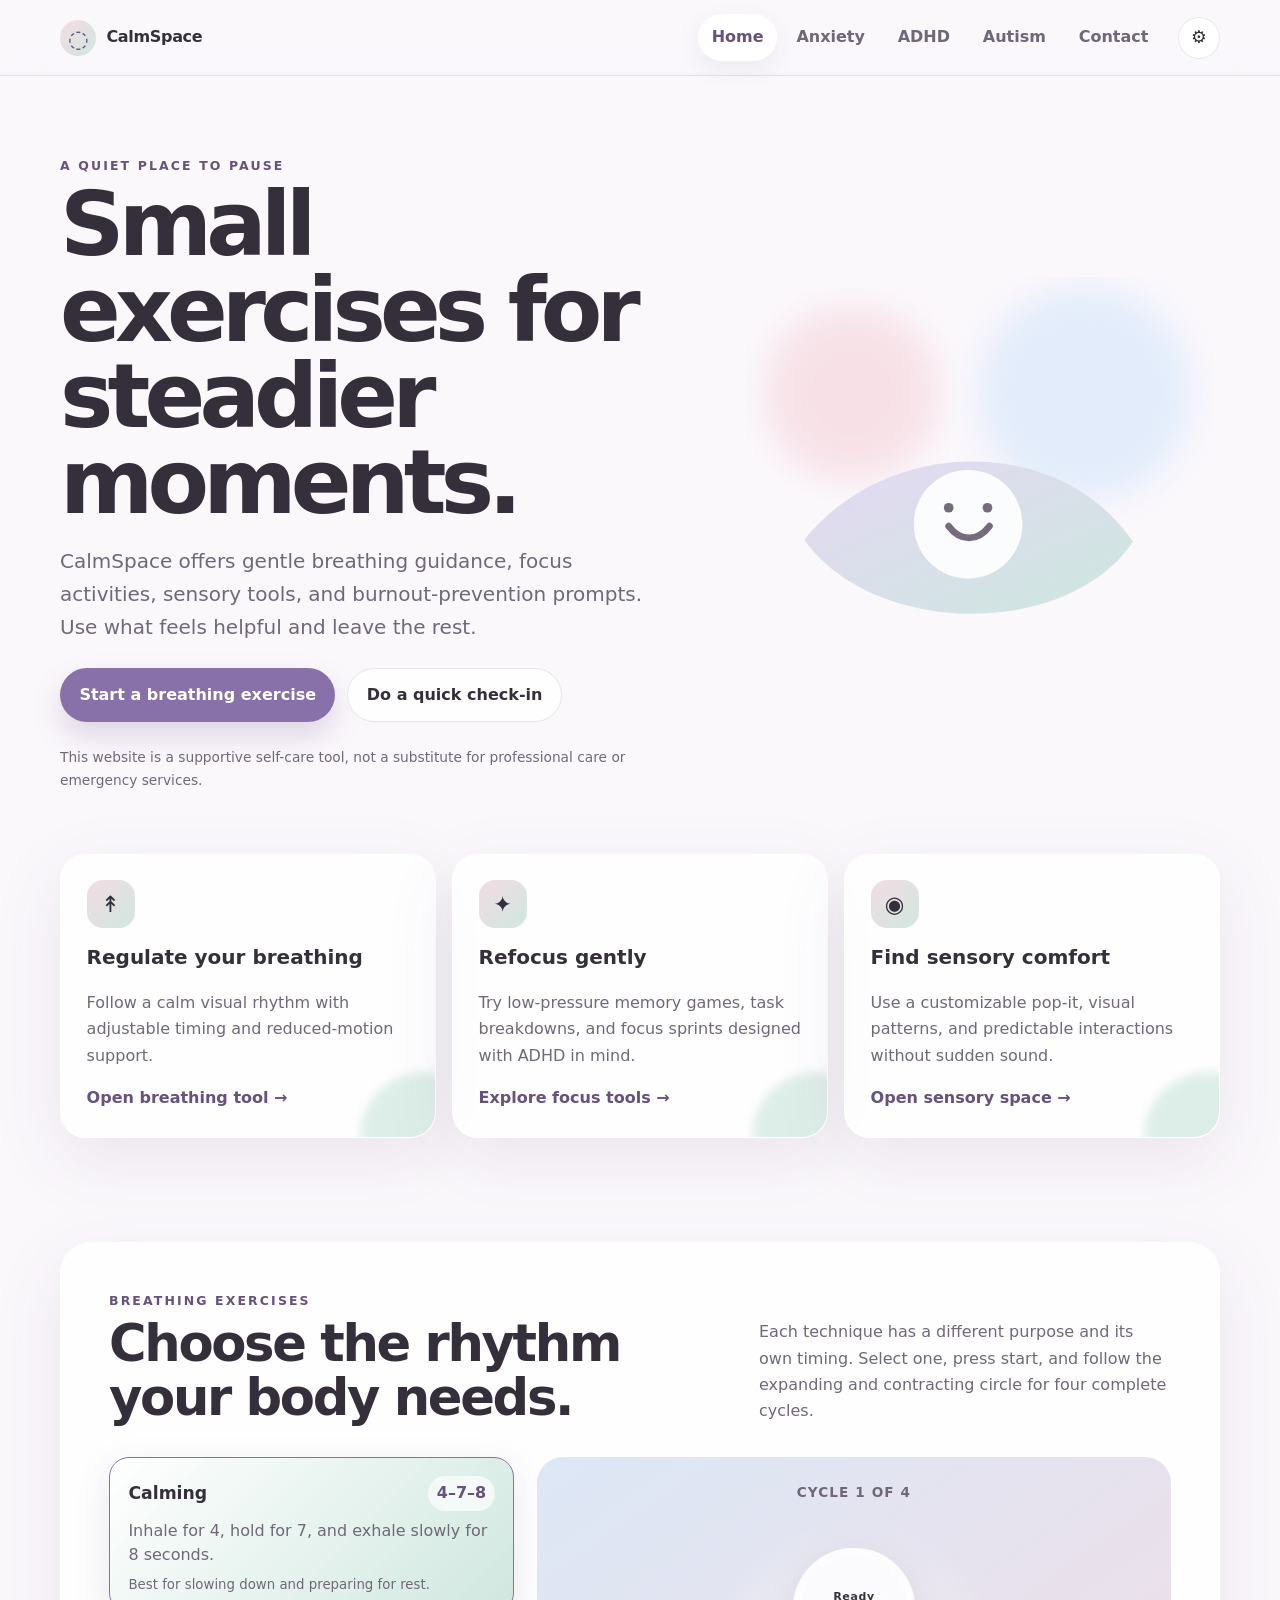
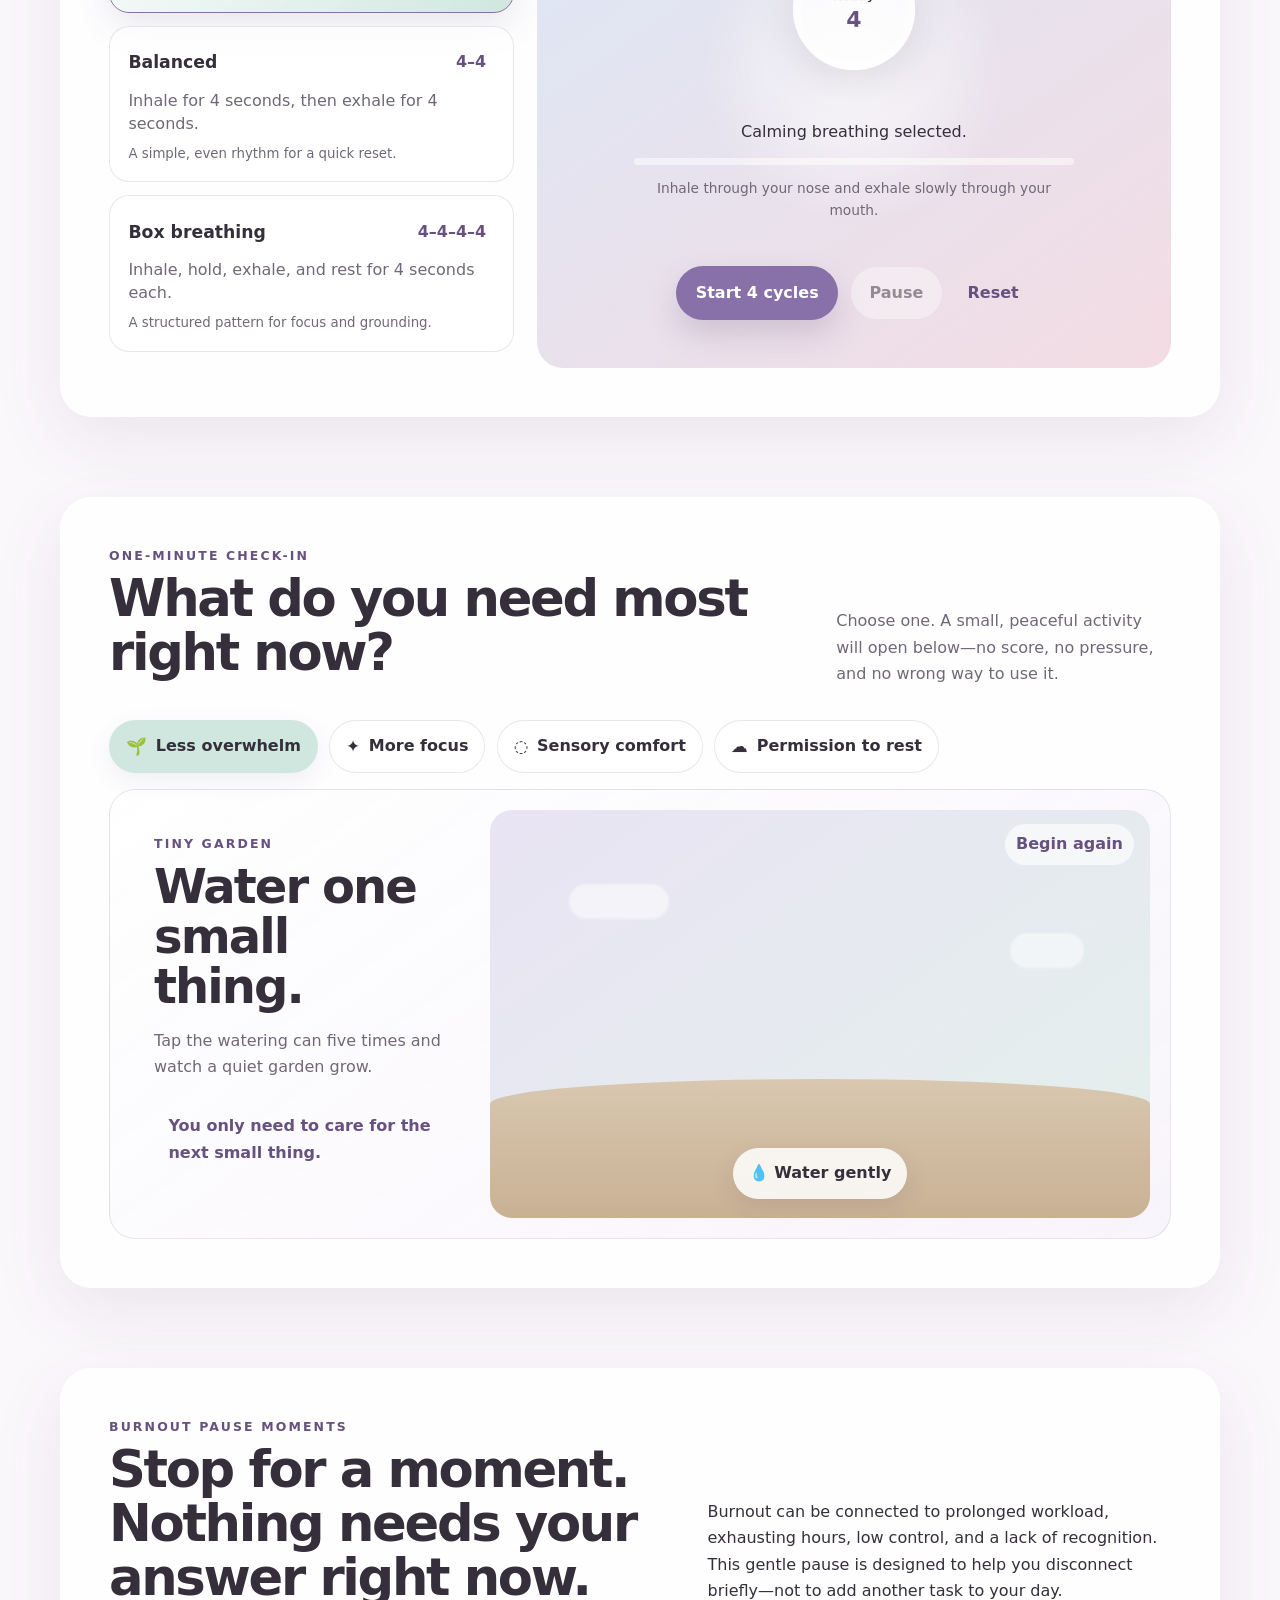
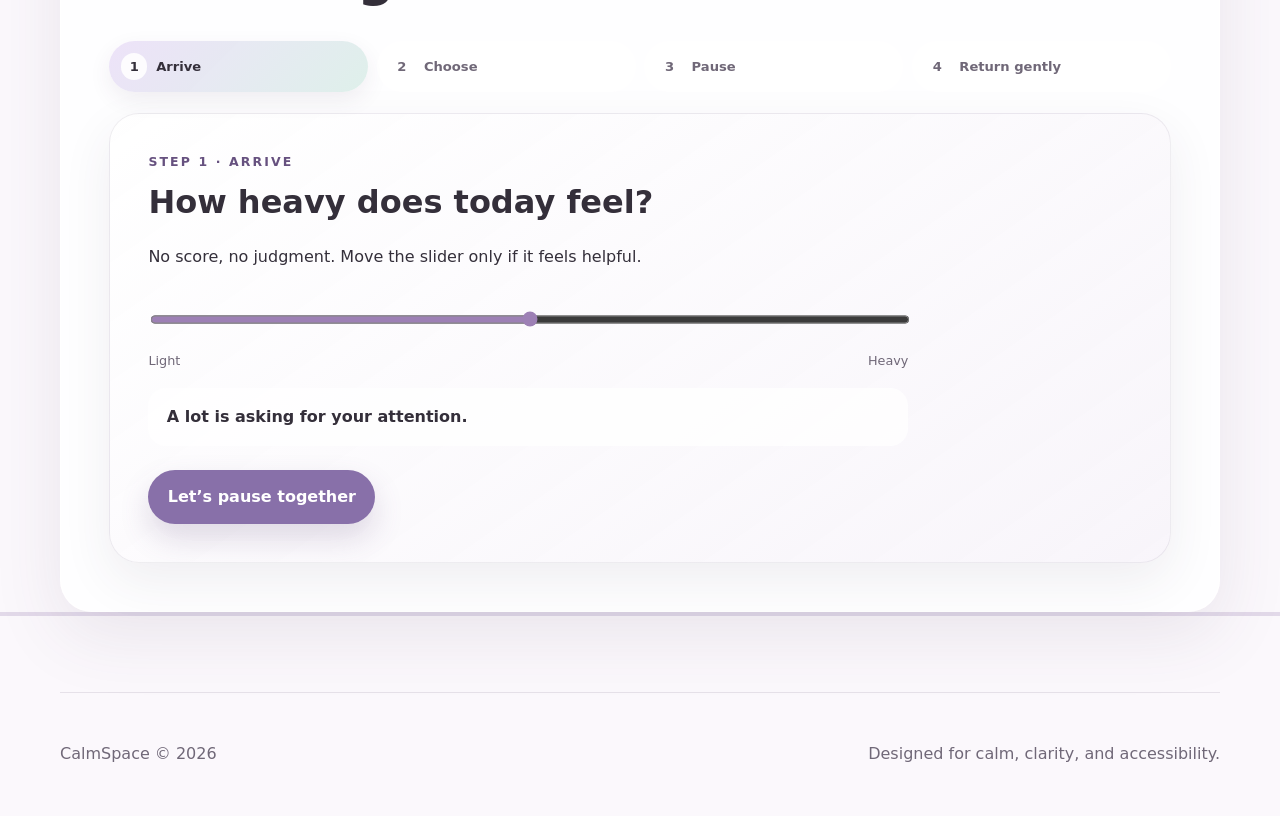
<file: mindful-support/index.html>
<!DOCTYPE html>
<html lang="en">
<head>
  <meta charset="UTF-8" />
  <meta name="viewport" content="width=device-width, initial-scale=1.0" />
  <meta name="theme-color" content="#f4eef8" />
  <meta name="description" content="A gentle, accessible mental wellness companion with breathing, focus, sensory and burnout-prevention exercises." />
  <link rel="manifest" href="manifest.webmanifest" />
  <link rel="icon" href="assets/icons/icon.svg" type="image/svg+xml" />
  <link rel="stylesheet" href="assets/css/styles.css" />
  <title>CalmSpace — Gentle Mental Wellness Support</title>
</head>
<body>
  <canvas id="ambient-canvas" aria-hidden="true"></canvas>
  <a class="skip-link" href="#main-content">Skip to content</a>

  <header class="site-header">
    <a class="brand" href="#home" aria-label="CalmSpace home">
      <span class="brand-mark" aria-hidden="true">◌</span>
      <span>CalmSpace</span>
    </a>

    <button class="menu-toggle" type="button" aria-expanded="false" aria-controls="primary-nav">
      <span></span><span></span><span></span>
      <span class="sr-only">Open navigation</span>
    </button>

    <nav id="primary-nav" class="primary-nav" aria-label="Main navigation">
      <a href="#home" data-route="home">Home</a>
      <a href="#anxiety" data-route="anxiety">Anxiety</a>
      <a href="#adhd" data-route="adhd">ADHD</a>
      <a href="#autism" data-route="autism">Autism</a>
      <a href="#contact" data-route="contact">Contact</a>
    </nav>

    <button id="settings-button" class="icon-button" type="button" aria-haspopup="dialog" aria-controls="settings-dialog" title="Accessibility settings">⚙</button>
  </header>

  <main id="main-content">
    <section id="home" class="page page--active" data-page="home" tabindex="-1">
      <div class="hero shell">
        <div class="hero-copy">
          <p class="eyebrow">A quiet place to pause</p>
          <h1>Small exercises for steadier moments.</h1>
          <p class="lead">CalmSpace offers gentle breathing guidance, focus activities, sensory tools, and burnout-prevention prompts. Use what feels helpful and leave the rest.</p>
          <div class="button-row">
            <a class="button button--primary" href="#breathing">Start a breathing exercise</a>
            <a class="button button--ghost" href="#check-in">Do a quick check-in</a>
          </div>
          <p class="microcopy">This website is a supportive self-care tool, not a substitute for professional care or emergency services.</p>
        </div>
        <div class="hero-visual" aria-hidden="true">
          <svg viewBox="0 0 520 420" role="img">
            <defs>
              <linearGradient id="softGradient" x1="0" x2="1" y1="0" y2="1">
                <stop offset="0" stop-color="#e5d8f3"/>
                <stop offset="1" stop-color="#cce7df"/>
              </linearGradient>
              <filter id="blur"><feGaussianBlur stdDeviation="18"/></filter>
            </defs>
            <circle cx="140" cy="120" r="90" fill="#f5d8df" opacity=".7" filter="url(#blur)"/>
            <circle cx="380" cy="120" r="110" fill="#d8e7fa" opacity=".7" filter="url(#blur)"/>
            <path d="M91 271 C174 166, 353 160, 430 273 C363 373, 163 372, 91 271Z" fill="url(#softGradient)"/>
            <circle cx="260" cy="255" r="56" fill="#fff" opacity=".9"/>
            <path d="M240 257 C252 273, 270 273, 282 257" fill="none" stroke="#756b7d" stroke-width="7" stroke-linecap="round"/>
            <circle cx="240" cy="238" r="5" fill="#756b7d"/>
            <circle cx="280" cy="238" r="5" fill="#756b7d"/>
          </svg>
        </div>
      </div>

      <div class="shell feature-grid" aria-label="Main support areas">
        <article class="feature-card">
          <span class="feature-icon" aria-hidden="true">↟</span>
          <h2>Regulate your breathing</h2>
          <p>Follow a calm visual rhythm with adjustable timing and reduced-motion support.</p>
          <a href="#breathing">Open breathing tool →</a>
        </article>
        <article class="feature-card">
          <span class="feature-icon" aria-hidden="true">✦</span>
          <h2>Refocus gently</h2>
          <p>Try low-pressure memory games, task breakdowns, and focus sprints designed with ADHD in mind.</p>
          <a href="#adhd">Explore focus tools →</a>
        </article>
        <article class="feature-card">
          <span class="feature-icon" aria-hidden="true">◉</span>
          <h2>Find sensory comfort</h2>
          <p>Use a customizable pop-it, visual patterns, and predictable interactions without sudden sound.</p>
          <a href="#autism">Open sensory space →</a>
        </article>
      </div>

      <section id="breathing" class="section shell breathing-section">
        <header class="breathing-intro">
          <div>
            <p class="eyebrow">Breathing exercises</p>
            <h2>Choose the rhythm your body needs.</h2>
          </div>
          <p>Each technique has a different purpose and its own timing. Select one, press start, and follow the expanding and contracting circle for four complete cycles.</p>
        </header>

        <div class="breathing-layout">
          <div class="breathing-patterns" role="radiogroup" aria-label="Choose a breathing exercise">
            <button class="breathing-pattern-card" type="button" role="radio" aria-checked="true" data-breath-pattern="calming">
              <span class="pattern-card-top"><strong>Calming</strong><span>4–7–8</span></span>
              <span>Inhale for 4, hold for 7, and exhale slowly for 8 seconds.</span>
              <small>Best for slowing down and preparing for rest.</small>
            </button>
            <button class="breathing-pattern-card" type="button" role="radio" aria-checked="false" data-breath-pattern="balanced">
              <span class="pattern-card-top"><strong>Balanced</strong><span>4–4</span></span>
              <span>Inhale for 4 seconds, then exhale for 4 seconds.</span>
              <small>A simple, even rhythm for a quick reset.</small>
            </button>
            <button class="breathing-pattern-card" type="button" role="radio" aria-checked="false" data-breath-pattern="box">
              <span class="pattern-card-top"><strong>Box breathing</strong><span>4–4–4–4</span></span>
              <span>Inhale, hold, exhale, and rest for 4 seconds each.</span>
              <small>A structured pattern for focus and grounding.</small>
            </button>
          </div>

          <div class="breathing-stage" aria-live="polite">
            <div class="breathing-cycle" id="breathing-cycle">Cycle 1 of 4</div>
            <div id="breathing-orb" class="breathing-orb">
              <span id="breathing-label">Ready</span>
              <strong id="breathing-seconds" aria-hidden="true">4</strong>
            </div>
            <div class="breathing-status">
              <p id="breathing-counter">Calming breathing selected.</p>
              <div class="breathing-progress" aria-hidden="true"><span id="breathing-progress-fill"></span></div>
              <p id="breathing-instruction" class="microcopy">Inhale through your nose and exhale slowly through your mouth.</p>
            </div>
            <div class="button-row breathing-actions">
              <button id="breathing-start" class="button button--primary" type="button">Start 4 cycles</button>
              <button id="breathing-stop" class="button button--ghost" type="button" disabled>Pause</button>
              <button id="breathing-reset" class="text-button" type="button">Reset</button>
            </div>
          </div>
        </div>
      </section>

      <section id="check-in" class="section shell check-in-panel">
        <div class="check-in-heading">
          <div>
            <p class="eyebrow">One-minute check-in</p>
            <h2>What do you need most right now?</h2>
          </div>
          <p>Choose one. A small, peaceful activity will open below—no score, no pressure, and no wrong way to use it.</p>
        </div>

        <div class="check-in-options" role="tablist" aria-label="Choose a gentle activity">
          <button type="button" role="tab" aria-selected="true" aria-controls="check-in-experience" data-checkin="overwhelmed"><span aria-hidden="true">🌱</span> Less overwhelm</button>
          <button type="button" role="tab" aria-selected="false" aria-controls="check-in-experience" data-checkin="focus"><span aria-hidden="true">✦</span> More focus</button>
          <button type="button" role="tab" aria-selected="false" aria-controls="check-in-experience" data-checkin="sensory"><span aria-hidden="true">◌</span> Sensory comfort</button>
          <button type="button" role="tab" aria-selected="false" aria-controls="check-in-experience" data-checkin="rest"><span aria-hidden="true">☁</span> Permission to rest</button>
        </div>

        <div id="check-in-experience" class="check-in-experience" role="tabpanel" aria-live="polite">
          <div class="experience-copy">
            <p id="experience-kicker" class="eyebrow">Tiny garden</p>
            <h3 id="experience-title">Water one small thing.</h3>
            <p id="experience-description">Tap the watering can five times and watch a quiet garden grow.</p>
            <p id="experience-message" class="experience-message">You only need to care for the next small thing.</p>
          </div>

          <div class="experience-stage" id="experience-stage">
            <canvas id="micro-canvas" aria-label="Interactive wellness activity"></canvas>
            <div id="garden-experience" class="garden-experience" aria-label="Tiny garden activity">
              <div class="garden-sky" aria-hidden="true"><span></span><span></span></div>
              <div id="garden-plant" class="garden-plant" aria-hidden="true">
                <span class="stem"></span><span class="leaf leaf--one"></span><span class="leaf leaf--two"></span><span class="flower">✿</span>
              </div>
              <div class="garden-soil" aria-hidden="true"></div>
              <button id="garden-water" class="experience-action" type="button"><span aria-hidden="true">💧</span> Water gently</button>
            </div>
            <div id="cloud-experience" class="cloud-experience" hidden>
              <div id="cloud-rain" class="cloud-rain" aria-hidden="true"></div>
              <button id="cloud-button" class="cloud-button" type="button" aria-label="Tap to gently inflate the cloud and make soft rain">
                <span class="cloud-shape" aria-hidden="true"><i></i><i></i><i></i><i></i><b class="cloud-face"><span></span><span></span><em></em></b></span>
              </button>
              <p>Tap the cloud and let a little rain fall.</p>
            </div>
            <div id="sensory-switcher" class="sensory-switcher" hidden>
              <button type="button" class="is-selected" data-sensory-mode="water">Water</button>
              <button type="button" data-sensory-mode="sand">Sand garden</button>
            </div>
            <button id="reset-experience" class="text-button experience-reset" type="button">Begin again</button>
          </div>
        </div>
      </section>

      <section id="burnout-pause" class="section shell burnout-section burnout-journey">
        <header class="burnout-intro">
          <div>
            <p class="eyebrow">Burnout pause moments</p>
            <h2>Stop for a moment. Nothing needs your answer right now.</h2>
          </div>
          <p>Burnout can be connected to prolonged workload, exhausting hours, low control, and a lack of recognition. This gentle pause is designed to help you disconnect briefly—not to add another task to your day.</p>
        </header>

        <div class="burnout-steps" aria-label="Pause journey progress">
          <span class="is-active" data-burnout-step-dot="1"><b>1</b> Arrive</span>
          <span data-burnout-step-dot="2"><b>2</b> Choose</span>
          <span data-burnout-step-dot="3"><b>3</b> Pause</span>
          <span data-burnout-step-dot="4"><b>4</b> Return gently</span>
        </div>

        <div class="burnout-shell">
          <section class="burnout-step is-active" data-burnout-step="1" aria-labelledby="burnout-arrive-title">
            <div class="burnout-step-copy">
              <p class="eyebrow">Step 1 · Arrive</p>
              <h3 id="burnout-arrive-title">How heavy does today feel?</h3>
              <p>No score, no judgment. Move the slider only if it feels helpful.</p>
            </div>
            <div class="burnout-weight">
              <input id="burnout-weight" type="range" min="1" max="5" value="3" aria-label="How heavy today feels, from light to very heavy" />
              <div class="burnout-weight-labels" aria-hidden="true"><span>Light</span><span>Heavy</span></div>
              <output id="burnout-weight-output">A lot is asking for your attention.</output>
            </div>
            <button class="button button--primary" type="button" data-burnout-next="2">Let’s pause together</button>
          </section>

          <section class="burnout-step" data-burnout-step="2" aria-labelledby="burnout-choose-title" hidden>
            <div class="burnout-step-copy">
              <p class="eyebrow">Step 2 · Choose</p>
              <h3 id="burnout-choose-title">What kind of pause feels right?</h3>
              <p>Choose one quiet experience. You can change it at any time.</p>
            </div>
            <div class="pause-choice-grid" role="radiogroup" aria-label="Choose a burnout pause moment">
              <button type="button" role="radio" aria-checked="true" data-pause-mode="grass"><span>🌾</span><strong>Grass Field</strong><small>Move through the grass and let the wind carry the pressure.</small></button>
              <button type="button" role="radio" aria-checked="false" data-pause-mode="sunset"><span>◐</span><strong>Sunset Mode</strong><small>Let the day soften without fixing it.</small></button>
              <button type="button" role="radio" aria-checked="false" data-pause-mode="leaves"><span>🍃</span><strong>Let the Leaves Go</strong><small>Release one demand at a time.</small></button>
              <button type="button" role="radio" aria-checked="false" data-pause-mode="lights"><span>▦</span><strong>Turning Off the Lights</strong><small>Disconnect from what is calling you.</small></button>
              <button type="button" role="radio" aria-checked="false" data-pause-mode="sakura"><span>🌸</span><strong>Sakura</strong><small>Notice what can pass without being held.</small></button>
            </div>
            <div class="button-row">
              <button class="button button--ghost" type="button" data-burnout-back="1">Back</button>
              <button class="button button--primary" type="button" data-burnout-next="3">Begin this pause</button>
            </div>
          </section>

          <section class="burnout-step" data-burnout-step="3" aria-labelledby="burnout-pause-title" hidden>
            <div class="burnout-step-copy burnout-experience-heading">
              <div><p class="eyebrow">Step 3 · Pause</p><h3 id="burnout-pause-title">Grass Field</h3></div>
              <p id="burnout-pause-instruction">Move your hand gently through the field and watch the grass follow the breeze.</p>
            </div>

            <div id="burnout-experience" class="burnout-experience" data-mode="grass" aria-live="polite">
              <canvas id="burnout-canvas" aria-label="Interactive burnout pause experience"></canvas>
              <div id="grass-scene" class="pause-scene grass-scene">
                <div class="grass-sky" aria-hidden="true"><i></i><i></i><i></i></div>
                <div id="grass-field" class="grass-field" role="application" aria-label="Interactive field of grass. Move your pointer or finger through it."></div>
                <div class="grass-sun" aria-hidden="true"></div>
                <p>Move slowly across the field. There is nowhere you need to arrive.</p>
              </div>
              <div id="sunset-scene" class="pause-scene sunset-scene" hidden>
                <div class="sunset-sky"><span class="sunset-sun" id="sunset-sun"></span><i></i><i></i><i></i></div>
                <div class="sunset-horizon"></div>
                <p>Drag the sun gently toward the horizon.</p>
              </div>
              <div id="leaves-scene" class="pause-scene leaves-scene" hidden>
                <div class="leaf-breeze" aria-hidden="true"></div>
                <div id="burnout-leaves" class="burnout-leaves"></div>
                <p>Tap a leaf when you are ready to let that demand drift away.</p>
              </div>
              <div id="lights-scene" class="pause-scene lights-scene" hidden>
                <div class="night-moon" aria-hidden="true"></div>
                <div id="light-windows" class="light-windows"></div>
                <p>Turn off each light. The world can wait for one minute.</p>
              </div>
              <div id="sakura-scene" class="pause-scene sakura-scene" hidden>
                <div id="sakura-petals" class="sakura-petals" aria-hidden="true"></div>
                <div class="sakura-hint" aria-hidden="true">Move gently to guide the petals</div>
                <p>Let the petals follow you, then allow them to drift away.</p>
              </div>
            </div>

            <div id="burnout-reward" class="burnout-reward" hidden>
              <span aria-hidden="true">✦</span>
              <div><strong>You made space for yourself.</strong><p>Every small act of care matters.</p></div>
            </div>
            <div class="button-row burnout-pause-actions">
              <button class="button button--ghost" type="button" data-burnout-back="2">Choose another</button>
              <button id="burnout-finish" class="button button--primary" type="button">Finish this pause</button>
            </div>
          </section>

          <section class="burnout-step" data-burnout-step="4" aria-labelledby="burnout-return-title" hidden>
            <div class="burnout-complete-mark" aria-hidden="true">✓</div>
            <div class="burnout-step-copy burnout-final-copy">
              <p class="eyebrow">Step 4 · Return gently</p>
              <h3 id="burnout-return-title">You do not have to return at full speed.</h3>
              <p>Take one sip of water, loosen your shoulders, or look away from the screen before deciding what comes next.</p>
            </div>
            <blockquote>“Every small act of care matters.”</blockquote>
            <aside class="professional-help-note">
              <h4>Please seek professional support when needed</h4>
              <p>If exhaustion, detachment, sleep disruption, anxiety, hopelessness, or reduced ability to function persist or worsen, contact a qualified mental health or healthcare professional. This website offers supportive self-care tools, but it cannot diagnose or replace professional care.</p>
            </aside>
            <div class="button-row">
              <button class="button button--ghost" type="button" data-burnout-restart>Take another pause</button>
              <a class="button button--primary" href="#contact">Share feedback</a>
            </div>
          </section>
        </div>
      </section>
    </section>

    <section id="anxiety" class="page" data-page="anxiety" tabindex="-1">
      <header class="page-header shell">
        <p class="eyebrow">Anxiety support</p>
        <h1>Bring your attention back to the present.</h1>
        <p class="lead">Pick one light, low-pressure activity. There is no score to beat and no correct way to feel afterward.</p>
      </header>

      <div class="shell activity-grid">
        <article class="activity-card activity-card--wide">
          <div>
            <h2>5–4–3–2–1 grounding</h2>
            <p>Move through your senses one step at a time.</p>
          </div>
          <div id="grounding-tool" class="grounding-tool">
            <p id="grounding-prompt">Name 5 things you can see.</p>
            <div class="progress-dots" aria-hidden="true"><span></span><span></span><span></span><span></span><span></span></div>
            <textarea id="grounding-input" rows="4" placeholder="Type here, or simply notice them silently..."></textarea>
            <div class="button-row">
              <button id="grounding-next" class="button button--primary" type="button">Next sense</button>
              <button id="grounding-reset" class="button button--ghost" type="button">Reset</button>
            </div>
          </div>
        </article>

        <article class="activity-card">
          <h2>Color drift</h2>
          <p>Tap the canvas to create slow-moving pastel ripples.</p>
          <canvas id="ripple-canvas" width="500" height="320" aria-label="Interactive calming ripple canvas"></canvas>
          <button id="clear-ripples" class="text-button" type="button">Clear canvas</button>
        </article>

        <article class="activity-card">
          <h2>Thought parking</h2>
          <p>Write down the thought, then choose when to revisit it.</p>
          <label for="thought-input">What is taking up space?</label>
          <textarea id="thought-input" rows="4" placeholder="I keep thinking about..."></textarea>
          <label for="thought-time">Revisit later</label>
          <select id="thought-time"><option>In 30 minutes</option><option>Tonight</option><option>Tomorrow</option><option>This week</option></select>
          <button id="park-thought" class="button button--primary" type="button">Park this thought</button>
          <p id="thought-status" class="status-text" aria-live="polite"></p>
        </article>

        <article class="activity-card">
          <h2>Gentle counting</h2>
          <p>Count each soft pulse. Reset whenever your attention wanders.</p>
          <button id="pulse-counter" class="pulse-counter" type="button"><span>0</span><small>tap with each pulse</small></button>
          <button id="reset-counter" class="text-button" type="button">Reset count</button>
        </article>
      </div>
    </section>

    <section id="adhd" class="page" data-page="adhd" tabindex="-1">
      <header class="page-header shell">
        <p class="eyebrow">ADHD-friendly tools</p>
        <h1>Make the next step visible and small.</h1>
        <p class="lead">Use short timers, visual structure, and playful memory practice without penalties.</p>
      </header>

      <div class="shell activity-grid">
        <article class="activity-card">
          <h2>Focus sprint</h2>
          <p>Pick a short duration and work on one clearly named task.</p>
          <label for="focus-task">One task</label>
          <input id="focus-task" type="text" placeholder="Example: reply to one email" />
          <div class="chip-row" role="group" aria-label="Focus sprint duration">
            <button type="button" data-minutes="5">5 min</button>
            <button type="button" data-minutes="10">10 min</button>
            <button type="button" data-minutes="15">15 min</button>
          </div>
          <div id="focus-timer" class="timer-display">05:00</div>
          <div class="button-row">
            <button id="focus-start" class="button button--primary" type="button">Start sprint</button>
            <button id="focus-reset" class="button button--ghost" type="button">Reset</button>
          </div>
        </article>

        <article class="activity-card activity-card--wide">
          <div class="card-heading-row">
            <div><h2>Memory garden</h2><p>Match the pairs. Take your time.</p></div>
            <p id="memory-status" class="status-badge">0 pairs</p>
          </div>
          <div id="memory-grid" class="memory-grid" aria-label="Memory matching game"></div>
          <button id="memory-reset" class="text-button" type="button">Shuffle and restart</button>
        </article>

        <article class="activity-card">
          <h2>Break it down</h2>
          <p>Turn a heavy task into three tiny actions.</p>
          <label for="big-task">The task</label>
          <input id="big-task" type="text" placeholder="Example: clean the kitchen" />
          <button id="generate-steps" class="button button--primary" type="button">Create tiny steps</button>
          <div id="tiny-steps" class="tiny-steps" aria-live="polite"></div>
        </article>

        <article class="activity-card">
          <h2>Working-memory sequence</h2>
          <p>Watch the lights, then repeat the sequence.</p>
          <div id="sequence-board" class="sequence-board">
            <button data-seq="0" aria-label="Lavender pad"></button>
            <button data-seq="1" aria-label="Blue pad"></button>
            <button data-seq="2" aria-label="Mint pad"></button>
            <button data-seq="3" aria-label="Peach pad"></button>
          </div>
          <button id="sequence-start" class="button button--primary" type="button">Start sequence</button>
          <p id="sequence-status" class="status-text" aria-live="polite">Round 1</p>
        </article>
      </div>
    </section>

    <section id="autism" class="page" data-page="autism" tabindex="-1">
      <header class="page-header shell">
        <p class="eyebrow">Sensory and predictable interactions</p>
        <h1>A customizable space with no surprise sounds.</h1>
        <p class="lead">Choose the visual intensity that feels comfortable. All sound is off by default.</p>
      </header>

      <div class="shell activity-grid">
        <article class="activity-card activity-card--wide">
          <div class="card-heading-row">
            <div><h2>Virtual pop-it</h2><p>Press each bubble. Reset whenever you want.</p></div>
            <div class="inline-control"><label for="popit-size">Size</label><select id="popit-size"><option value="24">Small</option><option value="36" selected>Medium</option><option value="48">Large</option></select></div>
          </div>
          <div id="popit" class="popit" aria-label="Interactive virtual pop-it"></div>
          <div class="button-row"><button id="popit-reset" class="button button--ghost" type="button">Reset bubbles</button><button id="popit-pattern" class="button button--ghost" type="button">Change pattern</button></div>
        </article>

        <article class="activity-card">
          <h2>Visual rhythm</h2>
          <p>Adjust the speed until the movement feels comfortable.</p>
          <div class="visual-rhythm" aria-hidden="true"><span></span><span></span><span></span><span></span><span></span></div>
          <label for="rhythm-speed">Movement speed</label>
          <input id="rhythm-speed" type="range" min="0" max="10" value="4" />
        </article>

        <article class="activity-card">
          <h2>Comfort planner</h2>
          <p>Save a short personal plan for overstimulating moments.</p>
          <label for="comfort-sign">My early sign</label>
          <input id="comfort-sign" type="text" placeholder="Example: sounds feel sharper" />
          <label for="comfort-action">A helpful action</label>
          <input id="comfort-action" type="text" placeholder="Example: use headphones" />
          <label for="comfort-person">A safe person or place</label>
          <input id="comfort-person" type="text" placeholder="Example: quiet room" />
          <button id="comfort-save" class="button button--primary" type="button">Save my plan</button>
          <p id="comfort-status" class="status-text" aria-live="polite"></p>
        </article>
      </div>
    </section>

    <section id="contact" class="page" data-page="contact" tabindex="-1">
      <header class="page-header shell">
        <p class="eyebrow">Help improve CalmSpace</p>
        <h1>Share what worked and what could feel better.</h1>
        <p class="lead">This demo stores submissions locally in your browser. Connect the form to your preferred backend or form service for production.</p>
      </header>

      <div class="shell contact-layout">
        <form id="feedback-form" class="feedback-form">
          <div class="form-grid">
            <div><label for="name">Name <span>(optional)</span></label><input id="name" name="name" type="text" autocomplete="name" /></div>
            <div><label for="email">Email <span>(optional)</span></label><input id="email" name="email" type="email" autocomplete="email" /></div>
          </div>
          <label for="feedback-type">Feedback area</label>
          <select id="feedback-type" name="type"><option>General experience</option><option>Accessibility</option><option>Performance</option><option>Exercise suggestion</option><option>Bug report</option></select>
          <label for="rating">How easy was the site to use?</label>
          <input id="rating" name="rating" type="range" min="1" max="5" value="4" />
          <label for="message">Your feedback</label>
          <textarea id="message" name="message" rows="7" required placeholder="Please tell us what happened, which page you were using, and what you would improve..."></textarea>
          <label class="checkbox-row"><input id="consent" type="checkbox" required /> <span>I understand this demo saves feedback only on this device.</span></label>
          <button class="button button--primary" type="submit">Save feedback</button>
          <p id="form-status" class="status-text" aria-live="polite"></p>
        </form>
        <aside class="support-note">
          <h2>Need immediate help?</h2>
          <p>If you may be in immediate danger or thinking about harming yourself, contact local emergency services or a crisis support service in your country now.</p>
          <p>For ongoing support, consider speaking with a licensed mental health professional who can understand your circumstances.</p>
        </aside>
      </div>
    </section>
  </main>

  <dialog id="settings-dialog" class="settings-dialog">
    <form method="dialog">
      <div class="dialog-heading"><h2>Comfort settings</h2><button value="close" class="icon-button" aria-label="Close settings">×</button></div>
      <label class="switch-row"><span>Reduce motion</span><input id="reduce-motion" type="checkbox" role="switch" /></label>
      <label class="switch-row"><span>High contrast</span><input id="high-contrast" type="checkbox" role="switch" /></label>
      <label class="switch-row"><span>Large text</span><input id="large-text" type="checkbox" role="switch" /></label>
      <label class="switch-row"><span>Soft cursor orb</span><input id="cursor-trail" type="checkbox" role="switch" checked /></label>
      <label for="theme-select">Color theme</label>
      <select id="theme-select"><option value="lavender">Lavender mist</option><option value="mint">Mint calm</option><option value="peach">Warm peach</option></select>
      <button value="close" class="button button--primary">Done</button>
    </form>
  </dialog>

  <footer class="site-footer shell">
    <p>CalmSpace © <span id="year"></span></p>
    <p>Designed for calm, clarity, and accessibility.</p>
  </footer>

  <script src="assets/js/app.js" defer></script>
</body>
</html>
</file>
<file: mindful-support/assets/css/styles.css>
:root {
  --bg: #fbf8fc;
  --surface: rgba(255,255,255,.78);
  --surface-solid: #ffffff;
  --text: #342f3a;
  --muted: #706878;
  --primary: #8870a9;
  --primary-dark: #66517f;
  --accent: #cfe7df;
  --accent-2: #f3dce3;
  --accent-3: #dce7f6;
  --border: rgba(87,71,98,.13);
  --shadow: 0 22px 70px rgba(75,56,89,.10);
  --radius: 26px;
  --focus: 0 0 0 4px rgba(136,112,169,.22);
  --header-height: 76px;
  color-scheme: light;
}

[data-theme="mint"] { --primary:#5f8e82; --primary-dark:#42695f; --accent:#d7eee7; --accent-2:#f0e3d8; --accent-3:#dfeaf5; --bg:#f7fbf9; }
[data-theme="peach"] { --primary:#a8746e; --primary-dark:#7d534f; --accent:#f4ded5; --accent-2:#eadff4; --accent-3:#dbe9e4; --bg:#fff9f6; }
[data-contrast="high"] { --bg:#fff; --surface:#fff; --text:#17131b; --muted:#3f3747; --border:rgba(0,0,0,.32); --primary:#4d2b72; --primary-dark:#2d1348; }
[data-large-text="true"] { font-size: 112.5%; }

* { box-sizing: border-box; }
html { scroll-behavior: smooth; }
html[data-reduced-motion="true"] { scroll-behavior: auto; }
body { margin:0; min-height:100vh; background:var(--bg); color:var(--text); font-family: Inter, ui-rounded, "Segoe UI", system-ui, -apple-system, sans-serif; line-height:1.65; overflow-x:hidden; }
button, input, textarea, select { font:inherit; }
a { color:inherit; }
button { cursor:pointer; }
:focus-visible { outline:none; box-shadow:var(--focus); }
.sr-only { position:absolute; width:1px; height:1px; padding:0; margin:-1px; overflow:hidden; clip:rect(0,0,0,0); white-space:nowrap; border:0; }
.skip-link { position:fixed; z-index:1000; left:1rem; top:-4rem; padding:.75rem 1rem; background:#fff; border-radius:12px; }
.skip-link:focus { top:1rem; }
#ambient-canvas { display:none; }

.cursor-orb {
  --orb-size: 34px;
  position:fixed;
  top:0; left:0;
  width:var(--orb-size); height:var(--orb-size);
  z-index:45;
  pointer-events:none;
  border-radius:50%;
  opacity:0;
  will-change:transform, opacity;
  background:radial-gradient(circle at 34% 30%, rgba(255,255,255,.88) 0 8%, rgba(229,215,247,.62) 30%, rgba(190,222,231,.42) 58%, rgba(238,210,225,.08) 82%, transparent 100%);
  box-shadow:0 0 18px rgba(203,184,232,.38), 0 0 34px rgba(190,222,231,.22);
  filter:blur(1.4px);
  transition:opacity .22s ease, width .2s ease, height .2s ease, filter .2s ease;
  animation:orb-colors 8s ease-in-out infinite alternate;
}
.cursor-orb::after {
  content:""; position:absolute; inset:-8px; border-radius:inherit;
  background:inherit; opacity:.3; filter:blur(8px);
}
.cursor-orb.is-visible { opacity:.76; }
.cursor-orb.is-pressed { --orb-size:29px; filter:blur(2px); }
@keyframes orb-colors {
  0%{background-color:rgba(209,193,237,.28);box-shadow:0 0 18px rgba(203,184,232,.38),0 0 34px rgba(190,222,231,.22)}
  45%{background-color:rgba(188,224,216,.25);box-shadow:0 0 19px rgba(188,224,216,.34),0 0 35px rgba(226,204,235,.2)}
  100%{background-color:rgba(238,205,222,.25);box-shadow:0 0 18px rgba(238,205,222,.34),0 0 34px rgba(196,215,244,.22)}
}
@media (pointer:coarse){.cursor-orb{--orb-size:40px;opacity:0}.cursor-orb.is-visible{opacity:.58}}
.shell { width:min(1160px, calc(100% - 2rem)); margin-inline:auto; }

.site-header { position:sticky; top:0; z-index:50; height:var(--header-height); padding:0 max(1rem, calc((100vw - 1160px)/2)); display:flex; align-items:center; gap:1rem; background:rgba(251,248,252,.82); backdrop-filter:blur(18px); border-bottom:1px solid var(--border); }
.brand { display:flex; align-items:center; gap:.65rem; text-decoration:none; font-weight:800; letter-spacing:-.02em; }
.brand-mark { width:36px; height:36px; display:grid; place-items:center; border-radius:50%; background:linear-gradient(135deg,var(--accent-2),var(--accent)); color:var(--primary-dark); font-size:1.5rem; }
.primary-nav { margin-left:auto; display:flex; align-items:center; gap:.35rem; }
.primary-nav a { text-decoration:none; padding:.65rem .85rem; border-radius:999px; color:var(--muted); font-weight:650; }
.primary-nav a:hover, .primary-nav a[aria-current="page"] { background:var(--surface-solid); color:var(--primary-dark); box-shadow:0 8px 25px rgba(74,56,86,.08); }
.icon-button { width:42px; height:42px; border:1px solid var(--border); border-radius:50%; background:var(--surface-solid); color:var(--text); display:grid; place-items:center; font-size:1.1rem; }
.menu-toggle { display:none; margin-left:auto; width:42px; height:42px; border:0; background:transparent; padding:9px; }
.menu-toggle span:not(.sr-only) { display:block; height:2px; margin:5px 0; border-radius:2px; background:var(--text); }

.page { display:none; min-height:calc(100vh - var(--header-height)); animation:pageIn .45s ease both; }
.page--active { display:block; }
@keyframes pageIn { from { opacity:0; transform:translateY(7px); } to { opacity:1; transform:none; } }
.hero { min-height:690px; display:grid; grid-template-columns:1.08fr .92fr; align-items:center; gap:4rem; padding-block:5rem 3rem; }
.hero h1, .page-header h1 { margin:.3rem 0 1.2rem; max-width:850px; font-size:clamp(2.8rem,7vw,6.5rem); line-height:.96; letter-spacing:-.065em; }
.hero h1 { max-width:700px; }
.lead { color:var(--muted); font-size:clamp(1.05rem,2vw,1.25rem); max-width:760px; }
.eyebrow { margin:0; color:var(--primary-dark); text-transform:uppercase; letter-spacing:.17em; font-size:.78rem; font-weight:850; }
.microcopy { max-width:650px; color:var(--muted); font-size:.86rem; }
.hero-visual { min-height:430px; display:grid; place-items:center; }
.hero-visual svg { width:100%; max-width:520px; animation:float 7s ease-in-out infinite; }
@keyframes float { 50% { transform:translateY(-14px) rotate(1deg); } }
.button-row { display:flex; flex-wrap:wrap; gap:.75rem; margin:1.5rem 0; }
.button { display:inline-flex; align-items:center; justify-content:center; min-height:48px; padding:.8rem 1.15rem; border-radius:999px; border:1px solid transparent; font-weight:800; text-decoration:none; transition:transform .2s ease, box-shadow .2s ease, background .2s ease; }
.button:hover { transform:translateY(-2px); }
.button--primary { background:var(--primary); color:#fff; box-shadow:0 14px 30px rgba(101,77,125,.2); }
.button--primary:hover { background:var(--primary-dark); }
.button--ghost { background:var(--surface); border-color:var(--border); color:var(--text); }
.text-button { border:0; background:transparent; color:var(--primary-dark); font-weight:800; padding:.5rem 0; }

.feature-grid { display:grid; grid-template-columns:repeat(3,1fr); gap:1rem; padding-bottom:5rem; }
.feature-card, .activity-card, .check-in-panel, .burnout-section, .split-section, .feedback-form, .support-note { background:var(--surface); border:1px solid rgba(255,255,255,.75); box-shadow:var(--shadow); backdrop-filter:blur(16px); }
.feature-card { position:relative; overflow:hidden; padding:1.6rem; border-radius:var(--radius); transition:transform .25s ease, box-shadow .25s ease; }
.feature-card::after { content:""; position:absolute; width:130px; height:130px; border-radius:50%; right:-55px; bottom:-65px; background:var(--accent); filter:blur(5px); opacity:.7; }
.feature-card:hover { transform:translateY(-7px); box-shadow:0 26px 75px rgba(75,56,89,.15); }
.feature-card h2 { margin:.8rem 0 .35rem; font-size:1.25rem; }
.feature-card p { color:var(--muted); }
.feature-card a { position:relative; z-index:1; font-weight:800; color:var(--primary-dark); text-decoration:none; }
.feature-icon { width:48px; height:48px; display:grid; place-items:center; border-radius:16px; background:linear-gradient(135deg,var(--accent-2),var(--accent)); font-size:1.4rem; }
.section { margin-block:1.5rem 5rem; }
.split-section { border-radius:32px; padding:clamp(1.5rem,4vw,3rem); display:grid; grid-template-columns:1fr 1fr; gap:3rem; align-items:center; }
.split-section h2, .check-in-panel h2, .burnout-section h2 { font-size:clamp(2rem,4vw,3.6rem); line-height:1.05; letter-spacing:-.045em; margin:.35rem 0 1rem; }
.control-group { display:grid; gap:.35rem; max-width:360px; }
label { font-weight:750; color:var(--text); }
label span { font-weight:500; color:var(--muted); }
input, textarea, select { width:100%; border:1px solid var(--border); border-radius:15px; padding:.85rem 1rem; color:var(--text); background:rgba(255,255,255,.82); }
textarea { resize:vertical; }
.breathing-section { background:var(--surface); border:1px solid rgba(255,255,255,.75); box-shadow:var(--shadow); backdrop-filter:blur(16px); border-radius:32px; padding:clamp(1.5rem,4vw,3rem); }
.breathing-intro { display:grid; grid-template-columns:minmax(0,1.2fr) minmax(260px,.8fr); gap:2rem; align-items:end; margin-bottom:2rem; }
.breathing-intro h2 { font-size:clamp(2rem,4vw,3.6rem); line-height:1.05; letter-spacing:-.045em; margin:.35rem 0 0; }
.breathing-intro > p { color:var(--muted); margin:0; }
.breathing-layout { display:grid; grid-template-columns:minmax(260px,.78fr) minmax(0,1.22fr); gap:1.4rem; align-items:stretch; }
.breathing-patterns { display:grid; gap:.8rem; align-content:start; }
.breathing-pattern-card { width:100%; text-align:left; display:grid; gap:.55rem; padding:1.15rem; border:1px solid var(--border); border-radius:20px; background:rgba(255,255,255,.62); color:var(--text); transition:transform .2s ease, border-color .2s ease, background .2s ease, box-shadow .2s ease; }
.breathing-pattern-card:hover { transform:translateY(-3px); box-shadow:0 15px 38px rgba(75,56,89,.1); }
.breathing-pattern-card[aria-checked="true"] { border-color:var(--primary); background:linear-gradient(135deg,rgba(255,255,255,.92),var(--accent)); box-shadow:0 12px 36px rgba(75,56,89,.12); }
.pattern-card-top { display:flex; justify-content:space-between; align-items:center; gap:1rem; }
.pattern-card-top strong { font-size:1.08rem; }
.pattern-card-top span { font-weight:850; color:var(--primary-dark); background:rgba(255,255,255,.66); border-radius:999px; padding:.25rem .55rem; }
.breathing-pattern-card > span:not(.pattern-card-top), .breathing-pattern-card small { color:var(--muted); line-height:1.45; }
.breathing-stage { min-height:500px; display:grid; place-items:center; align-content:center; gap:1rem; padding:1.5rem; border-radius:26px; background:radial-gradient(circle at 50% 42%,rgba(255,255,255,.8),transparent 35%),linear-gradient(145deg,var(--accent-3),var(--accent-2)); overflow:hidden; }
.breathing-cycle { font-size:.85rem; font-weight:850; letter-spacing:.08em; text-transform:uppercase; color:var(--muted); }
.breathing-orb { width:180px; height:180px; border-radius:50%; display:flex; flex-direction:column; align-items:center; justify-content:center; gap:.2rem; background:rgba(255,255,255,.78); box-shadow:0 20px 60px rgba(80,64,96,.16), inset 0 0 0 12px rgba(255,255,255,.35), 0 0 0 0 rgba(255,255,255,.35); transform:scale(.68); transition-property:transform,box-shadow,background; transition-timing-function:cubic-bezier(.4,0,.2,1); transition-duration:.7s; will-change:transform; }
.breathing-orb span { font-weight:850; letter-spacing:.06em; }
.breathing-orb strong { font-size:2rem; line-height:1; color:var(--primary-dark); }
.breathing-orb.is-inhaling { transform:scale(1.16); box-shadow:0 28px 80px rgba(80,64,96,.2), inset 0 0 0 12px rgba(255,255,255,.36), 0 0 0 28px rgba(255,255,255,.18); }
.breathing-orb.is-holding { transform:scale(1.16); }
.breathing-orb.is-exhaling, .breathing-orb.is-resting { transform:scale(.68); }
.breathing-orb.is-paused { transition-duration:.25s; }
.breathing-orb.is-complete { transform:scale(.82); background:rgba(255,255,255,.92); }
.breathing-status { width:min(100%,440px); text-align:center; }
.breathing-status p { margin:.25rem 0; }
.breathing-progress { width:100%; height:7px; background:rgba(255,255,255,.55); overflow:hidden; border-radius:999px; margin:.75rem 0; }
.breathing-progress span { display:block; width:0; height:100%; border-radius:inherit; background:var(--primary); }
.breathing-actions { justify-content:center; align-items:center; }
.breathing-actions .text-button { padding:.8rem; }
.breathing-actions button:disabled { opacity:.48; cursor:not-allowed; }
html[data-reduced-motion="true"] .breathing-orb { transition-duration:.15s !important; }
.check-in-panel { border-radius:32px; padding:clamp(1.5rem,4vw,3rem); }
.check-in-options { display:flex; flex-wrap:wrap; gap:.7rem; margin:1.2rem 0; }
.check-in-options button, .chip-row button { border:1px solid var(--border); background:rgba(255,255,255,.75); border-radius:999px; padding:.75rem 1rem; color:var(--text); font-weight:700; }
.check-in-options button:hover, .chip-row button:hover, .chip-row button.is-selected { background:var(--accent); border-color:transparent; }
.result-box { min-height:64px; padding:1rem; background:rgba(255,255,255,.65); border-radius:18px; color:var(--muted); }
.burnout-section { border-radius:32px; padding:clamp(1.5rem,4vw,3rem); }
.burnout-grid { display:grid; grid-template-columns:repeat(3,1fr); gap:1rem; margin:2rem 0; }
.burnout-grid article { padding:1.2rem; border-radius:20px; background:rgba(255,255,255,.64); }
.burnout-grid h3 { margin-top:0; }
.burnout-grid p { color:var(--muted); }
.burnout-reset { padding:1.3rem 1.5rem; border-radius:20px; background:linear-gradient(135deg,var(--accent),rgba(255,255,255,.6)); }

.page-header { padding-block:5rem 2.5rem; }
.page-header h1 { font-size:clamp(2.7rem,6vw,5.6rem); }
.activity-grid { display:grid; grid-template-columns:repeat(2,minmax(0,1fr)); gap:1rem; padding-bottom:5rem; }
.activity-card { padding:clamp(1.25rem,3vw,2rem); border-radius:var(--radius); min-width:0; }
.activity-card--wide { grid-column:span 2; }
.activity-card h2 { margin:.1rem 0 .25rem; font-size:1.55rem; }
.activity-card > p, .card-heading-row p { color:var(--muted); }
.card-heading-row { display:flex; align-items:flex-start; justify-content:space-between; gap:1rem; }
.grounding-tool { display:grid; gap:1rem; margin-top:1rem; }
.progress-dots { display:flex; gap:.45rem; }
.progress-dots span { width:10px; height:10px; background:var(--border); border-radius:50%; }
.progress-dots span.active { background:var(--primary); }
#ripple-canvas { display:block; width:100%; aspect-ratio:1.55; border-radius:20px; background:linear-gradient(145deg,var(--accent-3),var(--accent)); touch-action:none; }
.pulse-counter { width:190px; height:190px; border:0; border-radius:50%; margin:1.5rem auto; display:flex; flex-direction:column; align-items:center; justify-content:center; background:linear-gradient(145deg,var(--accent-2),var(--accent-3)); color:var(--text); animation:gentlePulse 4s ease-in-out infinite; }
.pulse-counter span { font-size:3rem; font-weight:850; }
.pulse-counter small { color:var(--muted); }
@keyframes gentlePulse { 50% { transform:scale(1.06); box-shadow:0 18px 50px rgba(75,56,89,.14); } }
.status-text { color:var(--primary-dark); font-weight:700; }
.status-badge { margin:0; padding:.45rem .75rem; border-radius:999px; background:var(--accent); color:var(--primary-dark) !important; font-weight:800; }
.chip-row { display:flex; gap:.5rem; margin:1rem 0; }
.timer-display { font-size:clamp(3.2rem,8vw,6rem); line-height:1; letter-spacing:-.06em; font-weight:850; text-align:center; margin:1.4rem 0; }
.memory-grid { display:grid; grid-template-columns:repeat(4,1fr); gap:.75rem; margin:1.2rem 0; }
.memory-card { aspect-ratio:1; border:0; border-radius:18px; background:linear-gradient(145deg,var(--accent-3),var(--accent-2)); display:grid; place-items:center; font-size:clamp(1.5rem,4vw,2.4rem); transform-style:preserve-3d; transition:transform .35s ease, opacity .25s ease; }
.memory-card span { opacity:0; transform:scale(.6); transition:.25s ease; }
.memory-card.is-open span, .memory-card.is-matched span { opacity:1; transform:scale(1); }
.memory-card.is-matched { opacity:.55; }
.tiny-steps { display:grid; gap:.6rem; margin-top:1rem; }
.tiny-step { display:flex; align-items:flex-start; gap:.7rem; padding:.8rem; border-radius:14px; background:rgba(255,255,255,.62); }
.sequence-board { display:grid; grid-template-columns:1fr 1fr; gap:.7rem; max-width:330px; margin:1.2rem auto; }
.sequence-board button { aspect-ratio:1; border:0; border-radius:26px; opacity:.65; transition:transform .15s ease, opacity .15s ease; }
.sequence-board button:nth-child(1){background:#dcd0ef}.sequence-board button:nth-child(2){background:#cbdcf2}.sequence-board button:nth-child(3){background:#cbe6da}.sequence-board button:nth-child(4){background:#f1d5c9}
.sequence-board button.is-lit { opacity:1; transform:scale(1.06); box-shadow:0 10px 30px rgba(72,55,83,.15); }
.popit { --bubble:36px; display:grid; grid-template-columns:repeat(10,var(--bubble)); justify-content:center; gap:10px; padding:2rem 1rem; border-radius:30px; background:linear-gradient(120deg,#eadff4,#d7e7f4,#d4ebe1,#f2dfd7); overflow:auto; }
.pop-bubble { width:var(--bubble); height:var(--bubble); border:0; border-radius:50%; background:rgba(255,255,255,.68); box-shadow:inset 0 -6px 10px rgba(85,67,95,.16), 0 5px 10px rgba(85,67,95,.08); transition:transform .12s ease, box-shadow .12s ease; }
.pop-bubble.is-popped { transform:scale(.85); box-shadow:inset 0 6px 10px rgba(85,67,95,.2); background:rgba(255,255,255,.38); }
.inline-control { min-width:130px; }
.visual-rhythm { height:190px; display:flex; align-items:center; justify-content:center; gap:.65rem; border-radius:22px; margin:1rem 0; background:linear-gradient(145deg,var(--accent-3),var(--accent-2)); overflow:hidden; }
.visual-rhythm span { width:15px; height:50%; border-radius:999px; background:rgba(255,255,255,.72); animation:wave 2.6s ease-in-out infinite; }
.visual-rhythm span:nth-child(2){animation-delay:.15s}.visual-rhythm span:nth-child(3){animation-delay:.3s}.visual-rhythm span:nth-child(4){animation-delay:.45s}.visual-rhythm span:nth-child(5){animation-delay:.6s}
@keyframes wave { 50% { height:18%; transform:translateY(24px); } }
.contact-layout { display:grid; grid-template-columns:1.5fr .7fr; gap:1rem; padding-bottom:5rem; align-items:start; }
.feedback-form, .support-note { border-radius:var(--radius); padding:clamp(1.3rem,3vw,2rem); }
.feedback-form { display:grid; gap:.7rem; }
.form-grid { display:grid; grid-template-columns:1fr 1fr; gap:1rem; }
.checkbox-row { display:flex; gap:.7rem; align-items:flex-start; font-weight:500; }
.checkbox-row input { width:auto; margin-top:.4rem; }
.support-note { background:linear-gradient(145deg,var(--accent-2),var(--accent)); }
.settings-dialog { width:min(520px,calc(100% - 2rem)); border:0; border-radius:26px; padding:0; color:var(--text); background:var(--surface-solid); box-shadow:0 30px 100px rgba(50,37,60,.3); }
.settings-dialog::backdrop { background:rgba(45,35,52,.35); backdrop-filter:blur(5px); }
.settings-dialog form { padding:1.5rem; display:grid; gap:1rem; }
.dialog-heading, .switch-row { display:flex; align-items:center; justify-content:space-between; gap:1rem; }
.dialog-heading h2 { margin:0; }
.switch-row { padding:.85rem 0; border-bottom:1px solid var(--border); }
.switch-row input { width:46px; accent-color:var(--primary); }
.site-footer { display:flex; justify-content:space-between; gap:1rem; padding-block:2rem; color:var(--muted); border-top:1px solid var(--border); }

html[data-reduced-motion="true"] *, html[data-reduced-motion="true"] *::before, html[data-reduced-motion="true"] *::after { animation-duration:.001ms !important; animation-iteration-count:1 !important; scroll-behavior:auto !important; transition-duration:.001ms !important; }

@media (max-width: 820px) {
  .menu-toggle { display:block; }
  .site-header > .icon-button { order:4; }
  .primary-nav { position:fixed; top:var(--header-height); left:1rem; right:1rem; display:none; flex-direction:column; align-items:stretch; padding:.8rem; background:var(--surface-solid); border:1px solid var(--border); border-radius:20px; box-shadow:var(--shadow); }
  .primary-nav.is-open { display:flex; }
  .primary-nav a { text-align:center; }
  .hero { grid-template-columns:1fr; min-height:auto; gap:1rem; padding-top:3.5rem; }
  .hero-visual { min-height:280px; }
  .feature-grid, .burnout-grid { grid-template-columns:1fr; }
  .split-section, .contact-layout, .breathing-layout, .breathing-intro { grid-template-columns:1fr; }
  .activity-grid { grid-template-columns:1fr; }
  .activity-card--wide { grid-column:span 1; }
  .page-header { padding-top:3.5rem; }
}
@media (max-width: 560px) {
  :root { --radius:21px; }
  .hero h1, .page-header h1 { letter-spacing:-.05em; }
  .hero-visual { display:none; }
  .feature-grid { padding-bottom:3rem; }
  .split-section, .check-in-panel, .burnout-section { margin-bottom:3rem; }
  .breathing-stage { min-height:330px; }
  .memory-grid { grid-template-columns:repeat(3,1fr); }
  .popit { justify-content:start; }
  .card-heading-row, .site-footer { flex-direction:column; }
  .form-grid { grid-template-columns:1fr; }
  .button { width:100%; }
  .button-row { display:grid; grid-template-columns:1fr; }
}

/* Interactive one-minute check-in */
.check-in-heading { display:grid; grid-template-columns:minmax(0,1.35fr) minmax(260px,.65fr); gap:2rem; align-items:end; }
.check-in-heading > p { color:var(--muted); max-width:46ch; margin:0 0 .5rem; }
.check-in-options { margin:1.5rem 0 1rem; }
.check-in-options button { display:inline-flex; align-items:center; gap:.55rem; transition:transform .2s ease, background .2s ease, box-shadow .2s ease; }
.check-in-options button:hover { transform:translateY(-2px); }
.check-in-options button[aria-selected="true"] { background:var(--accent); border-color:transparent; box-shadow:0 8px 24px rgba(75,56,89,.08); }
.check-in-options button span { font-size:1.05rem; }
.check-in-experience { display:grid; grid-template-columns:minmax(220px,.68fr) minmax(0,1.32fr); gap:1.25rem; min-height:390px; padding:1.25rem; border:1px solid var(--border); border-radius:26px; background:linear-gradient(145deg,rgba(255,255,255,.78),rgba(245,240,249,.72)); overflow:hidden; }
.experience-copy { align-self:center; padding:clamp(.25rem,2vw,1.5rem); }
.experience-copy h3 { margin:.35rem 0 .8rem; font-size:clamp(1.8rem,4vw,3rem); line-height:1.05; letter-spacing:-.04em; }
.experience-copy > p:not(.eyebrow) { color:var(--muted); }
.experience-message { min-height:3rem; margin-top:1.3rem; color:var(--primary-dark)!important; font-weight:750; }
.experience-stage { position:relative; min-height:340px; border-radius:22px; overflow:hidden; background:linear-gradient(145deg,#e9e4f4,#e3f0eb); isolation:isolate; }
#micro-canvas { display:block; width:100%; height:100%; min-height:340px; touch-action:none; }
.garden-experience, .cloud-experience { position:absolute; inset:0; display:grid; place-items:center; align-content:end; padding:1.2rem; }
.garden-sky { position:absolute; inset:0; overflow:hidden; }
.garden-sky span { position:absolute; width:100px; height:35px; border-radius:999px; background:rgba(255,255,255,.5); filter:blur(1px); }
.garden-sky span:first-child { top:18%; left:12%; }
.garden-sky span:last-child { top:30%; right:10%; width:74px; }
.garden-soil { position:absolute; left:0; right:0; bottom:0; height:34%; background:linear-gradient(#d9c7b0,#c9b193); border-radius:50% 50% 0 0/18% 18% 0 0; }
.garden-plant { --growth:0; position:absolute; left:50%; bottom:24%; width:120px; height:190px; transform:translateX(-50%); }
.garden-plant .stem { position:absolute; left:57px; bottom:0; width:7px; height:calc(30px + var(--growth) * 28px); border-radius:99px; background:#7fa88b; transform-origin:bottom; transition:height .55s ease; }
.garden-plant .leaf { position:absolute; width:44px; height:24px; border-radius:100% 0 100% 0; background:#91b79d; opacity:clamp(0,calc(var(--growth) - 1),1); transform:scale(clamp(.2,calc(var(--growth) / 3),1)); transition:.55s ease; }
.garden-plant .leaf--one { left:20px; bottom:58px; transform-origin:right bottom; }
.garden-plant .leaf--two { right:14px; bottom:88px; transform:scaleX(-1) scale(clamp(.2,calc(var(--growth) / 3),1)); transform-origin:left bottom; }
.garden-plant .flower { position:absolute; left:38px; bottom:calc(17px + var(--growth) * 27px); font-size:3rem; color:#bd88ad; opacity:clamp(0,calc(var(--growth) - 3),1); transform:scale(clamp(.15,calc(var(--growth) / 5),1)); transition:.55s ease; }
.experience-action { position:relative; z-index:3; border:0; border-radius:999px; padding:.78rem 1rem; background:rgba(255,255,255,.85); color:var(--text); font-weight:800; box-shadow:0 8px 24px rgba(65,49,76,.1); }
.cloud-experience { align-content:center; background:radial-gradient(circle at 50% 28%,rgba(255,255,255,.72),transparent 30%),linear-gradient(180deg,#dedcf7 0%,#eee5f4 58%,#dedaf2 100%); }
.cloud-experience::after { content:""; position:absolute; left:0; right:0; bottom:0; height:32%; background:radial-gradient(ellipse at center,rgba(255,255,255,.52),transparent 62%); pointer-events:none; }
.cloud-experience > p { position:relative; z-index:4; color:var(--muted); }
.cloud-button { position:relative; z-index:3; border:0; background:transparent; padding:2rem; }
.cloud-shape { --cloud-scale:1; position:relative; display:block; width:180px; height:82px; border-radius:999px; background:linear-gradient(180deg,rgba(255,255,255,.98),rgba(246,244,255,.95)); box-shadow:0 0 28px rgba(255,255,255,.75),0 18px 45px rgba(86,73,101,.14); transform:scale(var(--cloud-scale)); transition:transform .28s cubic-bezier(.2,.85,.3,1.15); }
.cloud-shape i { position:absolute; display:block; border-radius:50%; background:inherit; }
.cloud-shape i:nth-child(1){width:82px;height:82px;left:18px;bottom:18px}.cloud-shape i:nth-child(2){width:105px;height:105px;left:62px;bottom:13px}.cloud-shape i:nth-child(3){width:64px;height:64px;right:8px;bottom:8px}.cloud-shape i:nth-child(4){width:58px;height:58px;left:2px;bottom:3px}
.cloud-face { position:absolute; left:50%; top:38%; z-index:2; transform:translateX(-50%) rotate(180deg); color:#8c7caf; font-size:1.35rem; font-weight:800; line-height:1; }
.cloud-rain { position:absolute; inset:42% 18% 7%; z-index:2; pointer-events:none; overflow:hidden; }
.cloud-drop { position:absolute; top:-18px; width:4px; height:13px; border-radius:999px 999px 999px 999px; background:linear-gradient(180deg,rgba(255,255,255,.2),rgba(126,162,219,.72)); box-shadow:0 0 8px rgba(255,255,255,.7); animation:cloud-rain-fall var(--drop-duration,1.65s) linear forwards; opacity:.85; }
.cloud-splash { position:absolute; bottom:5%; width:30px; height:9px; border:2px solid rgba(255,255,255,.6); border-radius:50%; transform:scale(.3); animation:cloud-splash .65s ease-out forwards; }
@keyframes cloud-rain-fall { 0%{transform:translate3d(0,-12px,0);opacity:0} 12%{opacity:.85} 100%{transform:translate3d(var(--drift,0px),210px,0);opacity:0} }
@keyframes cloud-splash { to{transform:scale(1.4);opacity:0} }
.sensory-switcher { position:absolute; left:50%; bottom:1rem; z-index:4; display:flex; gap:.4rem; transform:translateX(-50%); padding:.35rem; border-radius:999px; background:rgba(255,255,255,.75); backdrop-filter:blur(8px); }
.sensory-switcher button { border:0; border-radius:999px; padding:.55rem .8rem; background:transparent; color:var(--muted); font-weight:750; white-space:nowrap; }
.sensory-switcher button.is-selected { background:#fff; color:var(--text); box-shadow:0 4px 14px rgba(58,44,70,.08); }
.experience-reset { position:absolute; top:.85rem; right:1rem; z-index:5; background:rgba(255,255,255,.64); border-radius:999px; padding:.45rem .7rem; }
@media (max-width:820px){.check-in-heading,.check-in-experience{grid-template-columns:1fr}.check-in-experience{min-height:auto}.experience-copy{padding:.5rem}.experience-stage{min-height:330px}}
@media (max-width:560px){.check-in-options{display:grid;grid-template-columns:1fr 1fr}.check-in-options button{justify-content:center;padding:.75rem .65rem;font-size:.88rem}.check-in-experience{padding:.8rem}.experience-stage,#micro-canvas{min-height:310px}.sensory-switcher{max-width:calc(100% - 1rem);overflow:auto}}
.check-in-experience [hidden] { display:none !important; }

/* V2 gentle interaction polish */
.experience-message {
  position:relative;
  padding:.75rem .9rem;
  border-radius:16px;
  transition:background .35s ease, box-shadow .35s ease, transform .35s ease, color .35s ease;
}
.experience-message.is-reward {
  color:#60477b!important;
  background:linear-gradient(135deg,rgba(255,255,255,.94),rgba(240,229,255,.9));
  box-shadow:0 12px 30px rgba(111,82,143,.14), inset 0 0 0 1px rgba(255,255,255,.72);
  transform:translateY(-3px);
  animation:reward-arrive .55s cubic-bezier(.2,.8,.25,1.15) both;
}
.experience-message.is-reward::before {
  content:"✦";
  display:inline-grid;
  place-items:center;
  width:1.8rem;
  height:1.8rem;
  margin-right:.55rem;
  border-radius:50%;
  color:#8460a5;
  background:rgba(255,255,255,.82);
  box-shadow:0 0 18px rgba(255,255,255,.9);
  animation:reward-spark 1.7s ease-in-out infinite;
}
@keyframes reward-arrive { from{opacity:0;transform:translateY(8px) scale(.98)} to{opacity:1;transform:translateY(-3px) scale(1)} }
@keyframes reward-spark { 50%{transform:rotate(12deg) scale(1.12);filter:brightness(1.08)} }
.cloud-face { position:absolute; left:50%; top:43%; z-index:2; width:48px; height:18px; transform:translateX(-50%); color:#8c7caf; }
.cloud-face > span { position:absolute; top:1px; width:5px; height:5px; border-radius:50%; background:currentColor; opacity:.78; }
.cloud-face > span:first-child { left:8px; }
.cloud-face > span:nth-child(2) { right:8px; }
.cloud-face > em { position:absolute; left:50%; top:8px; width:13px; height:2px; border-radius:999px; background:currentColor; transform:translateX(-50%); opacity:.58; }
#micro-canvas { cursor:crosshair; }
@media (pointer:coarse){#micro-canvas{cursor:default}}
@media (prefers-reduced-motion:reduce){.experience-message.is-reward,.experience-message.is-reward::before{animation:none}}

/* Burnout pause journey */
.burnout-journey{display:block}.burnout-intro{display:grid;grid-template-columns:1.1fr .9fr;gap:2rem;align-items:end;margin-bottom:1.25rem}.burnout-intro h2{max-width:760px}.burnout-steps{display:grid;grid-template-columns:repeat(4,1fr);gap:.55rem;margin:1.3rem 0}.burnout-steps span{display:flex;align-items:center;gap:.55rem;padding:.75rem;border-radius:999px;background:rgba(255,255,255,.58);color:var(--muted);font-size:.82rem;font-weight:750}.burnout-steps b{display:grid;place-items:center;width:1.65rem;height:1.65rem;border-radius:50%;background:rgba(255,255,255,.9)}.burnout-steps span.is-active{color:var(--text);background:linear-gradient(135deg,rgba(236,225,248,.95),rgba(220,239,233,.92));box-shadow:0 8px 22px rgba(73,57,89,.08)}.burnout-shell{border:1px solid rgba(126,112,142,.12);border-radius:30px;background:linear-gradient(145deg,rgba(255,255,255,.84),rgba(246,242,249,.76));box-shadow:0 18px 50px rgba(61,47,75,.08);overflow:hidden}.burnout-step{padding:clamp(1.2rem,3vw,2.5rem)}.burnout-step[hidden]{display:none}.burnout-step-copy{max-width:760px}.burnout-step-copy h3{font-size:clamp(1.45rem,2.5vw,2.1rem);margin:.2rem 0 .55rem}.burnout-weight{max-width:760px;margin:1.5rem 0}.burnout-weight input{width:100%;accent-color:#9d80b5}.burnout-weight-labels{display:flex;justify-content:space-between;color:var(--muted);font-size:.8rem}.burnout-weight output{display:block;margin-top:1rem;padding:1rem 1.15rem;border-radius:18px;background:rgba(255,255,255,.82);font-weight:750}.pause-choice-grid{display:grid;grid-template-columns:repeat(5,1fr);gap:.75rem;margin:1.5rem 0}.pause-choice-grid button{min-height:150px;border:1px solid rgba(126,112,142,.14);border-radius:22px;padding:1rem;background:rgba(255,255,255,.72);text-align:left;color:var(--text);transition:transform .2s ease,box-shadow .2s ease,background .2s ease}.pause-choice-grid button:hover{transform:translateY(-3px);box-shadow:0 12px 28px rgba(64,49,78,.09)}.pause-choice-grid button[aria-checked="true"]{background:linear-gradient(145deg,#f0e7f8,#e4f0eb);box-shadow:inset 0 0 0 2px rgba(145,113,174,.24)}.pause-choice-grid span{display:block;font-size:1.7rem;margin-bottom:.65rem}.pause-choice-grid strong,.pause-choice-grid small{display:block}.pause-choice-grid small{margin-top:.35rem;color:var(--muted);line-height:1.35}.burnout-experience-heading{display:flex;justify-content:space-between;gap:2rem;align-items:end;max-width:none}.burnout-experience-heading>p{max-width:460px}.burnout-experience{position:relative;min-height:390px;margin:1.25rem 0;border-radius:26px;overflow:hidden;background:linear-gradient(160deg,#f2eaf7,#e8f2ef)}#burnout-canvas{position:absolute;inset:0;width:100%;height:100%;pointer-events:none}.pause-scene{position:absolute;inset:0;display:grid;place-items:center;align-content:center;padding:1.5rem;text-align:center}.pause-scene[hidden]{display:none}.pause-scene>p{position:absolute;left:50%;bottom:1.1rem;transform:translateX(-50%);width:min(92%,520px);margin:0;color:rgba(63,51,72,.75);font-weight:650}.tea-scene{background:radial-gradient(circle at 50% 35%,rgba(255,255,255,.82),transparent 42%),linear-gradient(160deg,#f5eadf,#eee4f4)}.tea-cup{position:relative;width:150px;height:105px;border:0;border-radius:15px 15px 62px 62px;background:linear-gradient(145deg,#fff,#e9dfe9);box-shadow:0 18px 28px rgba(92,66,70,.14),inset 0 -10px 20px rgba(125,100,125,.08)}.tea-cup:after{content:"";position:absolute;right:-40px;top:18px;width:48px;height:48px;border:14px solid #eee4ed;border-left:0;border-radius:0 50% 50% 0}.tea-cup span{position:absolute;left:13px;right:13px;top:10px;height:31px;border-radius:50%;background:radial-gradient(circle at 42% 38%,#cda77d,#986a4c)}.tea-steam{position:absolute;top:20%;left:50%;width:150px;height:120px;transform:translateX(-50%)}.tea-steam i{position:absolute;bottom:0;width:24px;height:95px;border-radius:50%;border-left:4px solid rgba(255,255,255,.72);filter:blur(1px);animation:steam-rise 3.2s ease-in-out infinite}.tea-steam i:nth-child(1){left:22px}.tea-steam i:nth-child(2){left:64px;animation-delay:.8s}.tea-steam i:nth-child(3){left:103px;animation-delay:1.5s}@keyframes steam-rise{0%{transform:translateY(20px) scale(.8);opacity:0}35%{opacity:.8}100%{transform:translateY(-28px) translateX(12px) scale(1.15);opacity:0}}.sunset-scene{background:linear-gradient(#d9c9ee 0%,#f1c9c5 52%,#f6ddbd 72%,#b5ced0 73%)}.sunset-sky{position:absolute;inset:0 0 28%}.sunset-sun{position:absolute;left:50%;top:18%;width:78px;height:78px;border-radius:50%;transform:translate(-50%,0);background:#fff0c5;box-shadow:0 0 44px rgba(255,238,186,.9);touch-action:none}.sunset-sky i{position:absolute;width:120px;height:24px;border-radius:999px;background:rgba(255,255,255,.32)}.sunset-sky i:nth-child(2){left:12%;top:23%}.sunset-sky i:nth-child(3){right:10%;top:35%;width:155px}.sunset-sky i:nth-child(4){left:32%;top:48%;width:95px}.sunset-horizon{position:absolute;left:-10%;right:-10%;bottom:-10%;height:42%;border-radius:50% 50% 0 0;background:linear-gradient(#9ebfc5,#749da9)}.leaves-scene{background:linear-gradient(160deg,#e7f1e8,#f4ede1)}.burnout-leaves{display:flex;flex-wrap:wrap;justify-content:center;gap:1rem;max-width:700px}.burnout-leaves button{border:0;padding:.85rem 1.15rem;border-radius:60% 35% 60% 35%;background:linear-gradient(145deg,#c7d9a8,#98bd85);color:#36523c;font-weight:800;box-shadow:0 9px 20px rgba(70,95,62,.13);transition:transform 1.1s ease,opacity 1.1s ease}.burnout-leaves button.is-gone{transform:translate(260px,-120px) rotate(160deg) scale(.55);opacity:0}.lights-scene{background:linear-gradient(#212b50,#42466b 66%,#202944)}.night-moon{position:absolute;right:12%;top:12%;width:62px;height:62px;border-radius:50%;background:#fffbe3;box-shadow:0 0 35px rgba(255,255,225,.55)}.light-windows{display:grid;grid-template-columns:repeat(5,54px);gap:14px}.light-windows button{width:54px;height:58px;border:5px solid rgba(25,31,58,.68);border-radius:8px;background:#ffe7a8;box-shadow:0 0 18px rgba(255,222,133,.48);transition:background .35s ease,box-shadow .35s ease}.light-windows button.is-off{background:#18203d;box-shadow:none}.lights-scene>p{color:rgba(255,255,255,.8)}.sakura-scene{background:linear-gradient(160deg,#f8e9ef,#ede8f6)}.sakura-petals{position:absolute;inset:0;overflow:hidden}.sakura-petals i{position:absolute;top:-25px;width:15px;height:20px;border-radius:70% 30% 70% 30%;background:linear-gradient(145deg,#fff,#efb8ca);animation:petal-fall var(--petal-time,7s) linear forwards}@keyframes petal-fall{to{transform:translate(var(--petal-drift,60px),430px) rotate(440deg);opacity:.15}}.sakura-scene .button{position:relative;z-index:2}.burnout-reward{display:flex;align-items:center;gap:.8rem;max-width:620px;margin:1rem auto;padding:1rem 1.15rem;border-radius:20px;background:linear-gradient(135deg,#fff,#efe5f7);box-shadow:0 14px 34px rgba(89,65,107,.13);animation:reward-arrive .5s ease both}.burnout-reward[hidden]{display:none}.burnout-reward>span{display:grid;place-items:center;width:42px;height:42px;border-radius:50%;background:#fff;color:#8d67aa;box-shadow:0 0 20px rgba(255,255,255,.9)}.burnout-reward p{margin:.15rem 0 0}.burnout-pause-actions{justify-content:center}.burnout-complete-mark{display:grid;place-items:center;width:72px;height:72px;margin:0 auto 1rem;border-radius:50%;background:linear-gradient(145deg,#e7f2eb,#eee3f7);font-size:2rem}.burnout-final-copy{text-align:center;margin:auto}.burnout-step blockquote{max-width:620px;margin:1.3rem auto;padding:1rem;text-align:center;font-size:1.25rem;font-weight:800;color:#72558d}.professional-help-note{max-width:800px;margin:1.4rem auto;padding:1.15rem 1.25rem;border-radius:20px;background:rgba(255,255,255,.75);border:1px solid rgba(126,112,142,.13)}.professional-help-note h4{margin:0 0 .35rem}.professional-help-note p{margin:0;color:var(--muted)}.burnout-step:last-child .button-row{justify-content:center}
@media(max-width:960px){.pause-choice-grid{grid-template-columns:repeat(2,1fr)}.pause-choice-grid button:last-child{grid-column:1/-1}.burnout-intro{grid-template-columns:1fr}.burnout-experience-heading{display:block}.burnout-steps span{font-size:0}.burnout-steps span b{font-size:.82rem;margin:auto}}
@media(max-width:600px){.burnout-steps{gap:.3rem}.burnout-step{padding:1rem}.pause-choice-grid{grid-template-columns:1fr}.pause-choice-grid button:last-child{grid-column:auto}.burnout-experience{min-height:360px}.light-windows{grid-template-columns:repeat(5,42px);gap:8px}.light-windows button{width:42px;height:48px}.pause-scene>p{bottom:.75rem;font-size:.84rem}}
@media(prefers-reduced-motion:reduce){.tea-steam i,.sakura-petals i{animation:none}.pause-choice-grid button,.burnout-leaves button{transition:none}}

.pause-choice-grid button.is-selected{position:relative;transform:translateY(-2px);}
.pause-choice-grid button.is-selected::after{content:"✓";position:absolute;top:.75rem;right:.75rem;display:grid;place-items:center;width:1.65rem;height:1.65rem;border-radius:50%;background:#8f70aa;color:#fff;font-size:.85rem;box-shadow:0 6px 14px rgba(96,69,120,.18)}
.pause-choice-grid button:focus-visible{outline:3px solid rgba(143,112,170,.35);outline-offset:3px}


/* Burnout pause update: interactive grass field and pointer-guided sakura */
.grass-scene{background:linear-gradient(180deg,#dbe9ee 0%,#e9efe2 54%,#b9cf9f 55%,#789f68 100%);overflow:hidden;touch-action:none}
.grass-sky{position:absolute;inset:0 0 44%;overflow:hidden}
.grass-sky i{position:absolute;width:150px;height:28px;border-radius:999px;background:rgba(255,255,255,.42);filter:blur(.3px);animation:grass-cloud 13s linear infinite}
.grass-sky i:before,.grass-sky i:after{content:"";position:absolute;border-radius:50%;background:inherit}
.grass-sky i:before{width:62px;height:62px;left:25px;bottom:4px}.grass-sky i:after{width:82px;height:82px;right:24px;bottom:1px}
.grass-sky i:nth-child(1){left:-18%;top:18%}.grass-sky i:nth-child(2){left:36%;top:34%;animation-delay:-5s;transform:scale(.72)}.grass-sky i:nth-child(3){left:76%;top:12%;animation-delay:-9s;transform:scale(.9)}
@keyframes grass-cloud{to{translate:125vw 0}}
.grass-sun{position:absolute;right:10%;top:12%;width:76px;height:76px;border-radius:50%;background:rgba(255,246,196,.86);box-shadow:0 0 45px rgba(255,244,190,.72)}
.grass-field{position:absolute;left:-2%;right:-2%;bottom:0;height:58%;cursor:grab;touch-action:none;overflow:hidden;isolation:isolate}
.grass-field:before{content:"";position:absolute;inset:38% 0 0;background:linear-gradient(180deg,rgba(113,158,92,.18),rgba(70,116,65,.62));border-radius:50% 50% 0 0/18% 18% 0 0}
.grass-field i{--bend:0deg;--push:0px;position:absolute;bottom:-4px;width:7px;border-radius:90% 10% 55% 45%;background:linear-gradient(90deg,hsl(var(--hue) 32% 42%),hsl(var(--hue) 42% 62%));transform-origin:50% 100%;transform:translateX(var(--push)) rotate(var(--bend));transition:transform .28s cubic-bezier(.22,.8,.25,1);animation:grass-breathe 3.4s ease-in-out var(--delay) infinite alternate;box-shadow:inset 1px 0 rgba(255,255,255,.16)}
.grass-field i:nth-child(3n){width:5px;filter:brightness(1.06)}.grass-field i:nth-child(4n){z-index:2}
@keyframes grass-breathe{from{margin-left:-2px}to{margin-left:3px}}
.sakura-petals{pointer-events:auto;touch-action:none;cursor:crosshair}
.sakura-petals i{top:0;left:0;animation:none!important;will-change:transform;box-shadow:0 2px 7px rgba(174,107,137,.14)}
.sakura-hint{position:relative;z-index:2;padding:.72rem 1rem;border-radius:999px;background:rgba(255,255,255,.7);color:#765b79;font-weight:750;box-shadow:0 10px 25px rgba(104,76,103,.08);pointer-events:none}
@media(max-width:680px){.grass-field{height:62%}.grass-field i{width:6px}.grass-sun{width:58px;height:58px}.sakura-hint{font-size:.86rem}}
@media(prefers-reduced-motion:reduce){.grass-sky i,.grass-field i{animation:none}.grass-field i{transition:none}}

@media (prefers-reduced-motion: reduce){#ambient-canvas,.cursor-orb{display:none!important}}
</file>
